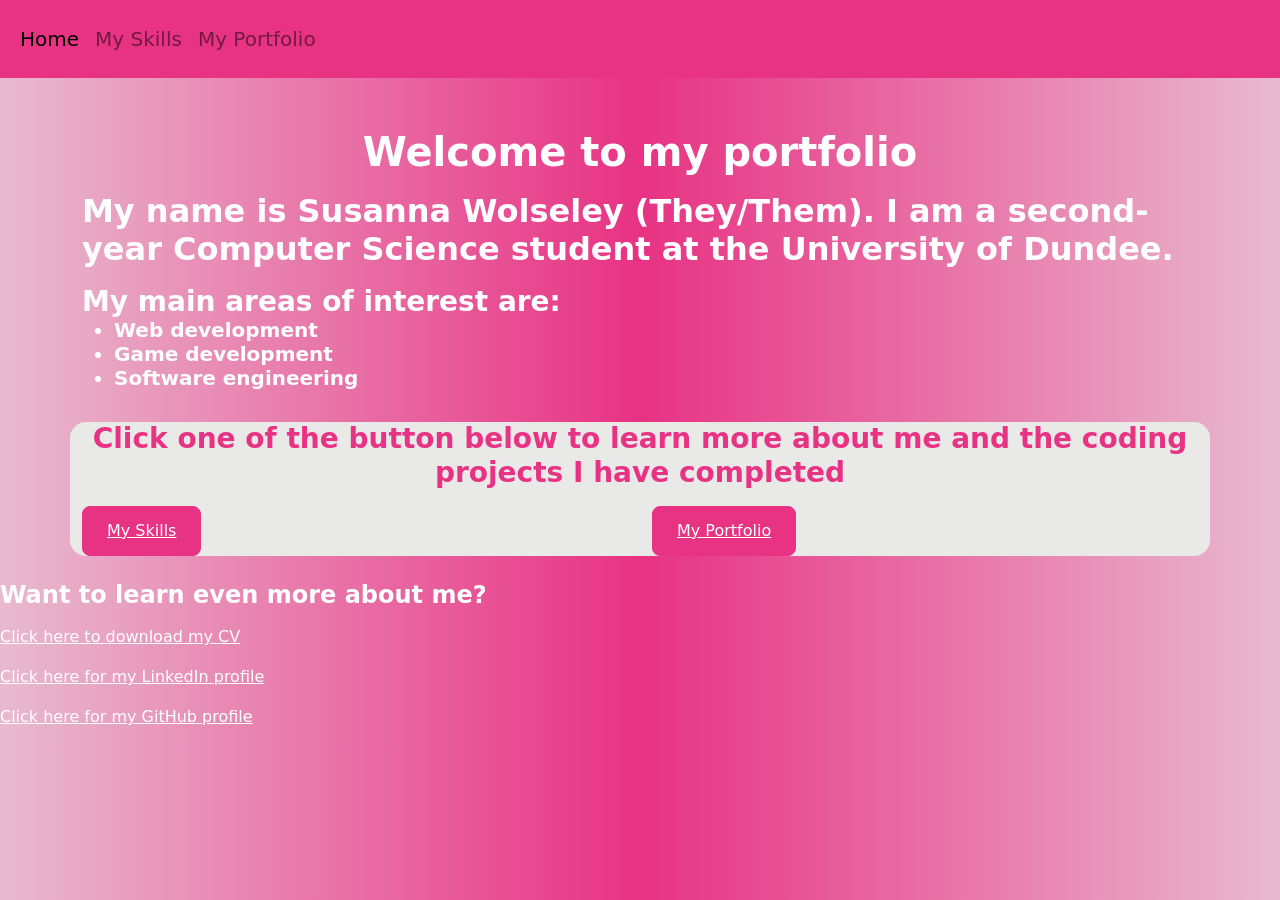
<file: index.html>
<!DOCTYPE html>
<html lang="en">

<head>
    <title>Home</title>
    <meta charset="UTF-8">
    <meta name="viewport" content="width=device-width, initial-scale=1">
    <link href="bootstrap.min.css" rel="stylesheet">
</head>

<body>
    <nav class="navbar navbar-expand-lg bg-primary">
        <div class="container-fluid">
            <button class="navbar-toggler" type="button" data-bs-toggle="collapse" data-bs-target="#navbarNav"
                aria-controls="navbarNav" aria-expanded="false" aria-label="Toggle navigation">
                <span class="navbar-toggler-icon"></span>
            </button>

            <div class="collapse navbar-collapse" id="navbarNav">
                <ul class="navbar-nav">
                    <li class="nav-item">
                        <a class="nav-link active" aria-current="page" href="index.html">Home</a>
                    </li>
                    <li class="nav-item">
                        <a class="nav-link" href="skills.html">My Skills</a>
                    </li>

                    <li class="nav-item">
                        <a class="nav-link" href="portfolio.html">My Portfolio</a>
                    </li>
                </ul>
            </div>
        </div>
    </nav>

    <main>
        <div class="container">
            <div class="row">
                <h1 class="text-center">Welcome to my portfolio</h1>
                <div class="row">
                <h2>My name is Susanna Wolseley (They/Them). I am a second-year
                    Computer Science student at the University of
                    Dundee.</h2>
                <h3>My main areas of interest are:
                <ul><li>Web development</li>
                    <li>Game development</li>
                    <li>Software engineering</li></ul>
                </div>
            </div>

            <div class="row rounded-4" style="background-color: #e9e9e8;">
                <h3 class="text-center text-primary">Click one of the button below to learn more about me and the coding projects I have completed</h3>

                <div class="col-6">
                    <button class="btn btn-primary"><a href="skills.html">My Skills</a></button>
                </div>

                <div class="col-6">
                    <button class="btn btn-primary"><a href="portfolio.html">My Portfolio</a></button>
                </div>
            </div>
        </div>
    </main>

    <footer>
        <div class="row" style="margin-top: 25px;">
            <h4>Want to learn even more about me?</h4>
            <a href="Susanna Wolseley- CV.docx" download><p class="text-right">Click here to download my CV</p></a>
            <a href="https://www.linkedin.com/in/susanna-wolseley-64b6b62b3/"><p class="text-right">Click here for my LinkedIn profile</p></a>
            <a href="https://github.com/SusieWolseley"><p class="text-right">Click here for my GitHub profile</p></a>
        </div>
    </footer>
    

    <script src="https://cdn.jsdelivr.net/npm/bootstrap@5.3.8/dist/js/bootstrap.bundle.min.js"
        integrity="sha384-FKyoEForCGlyvwx9Hj09JcYn3nv7wiPVlz7YYwJrWVcXK/BmnVDxM+D2scQbITxI"
        crossorigin="anonymous"></script>
</body>

</html>
</file>
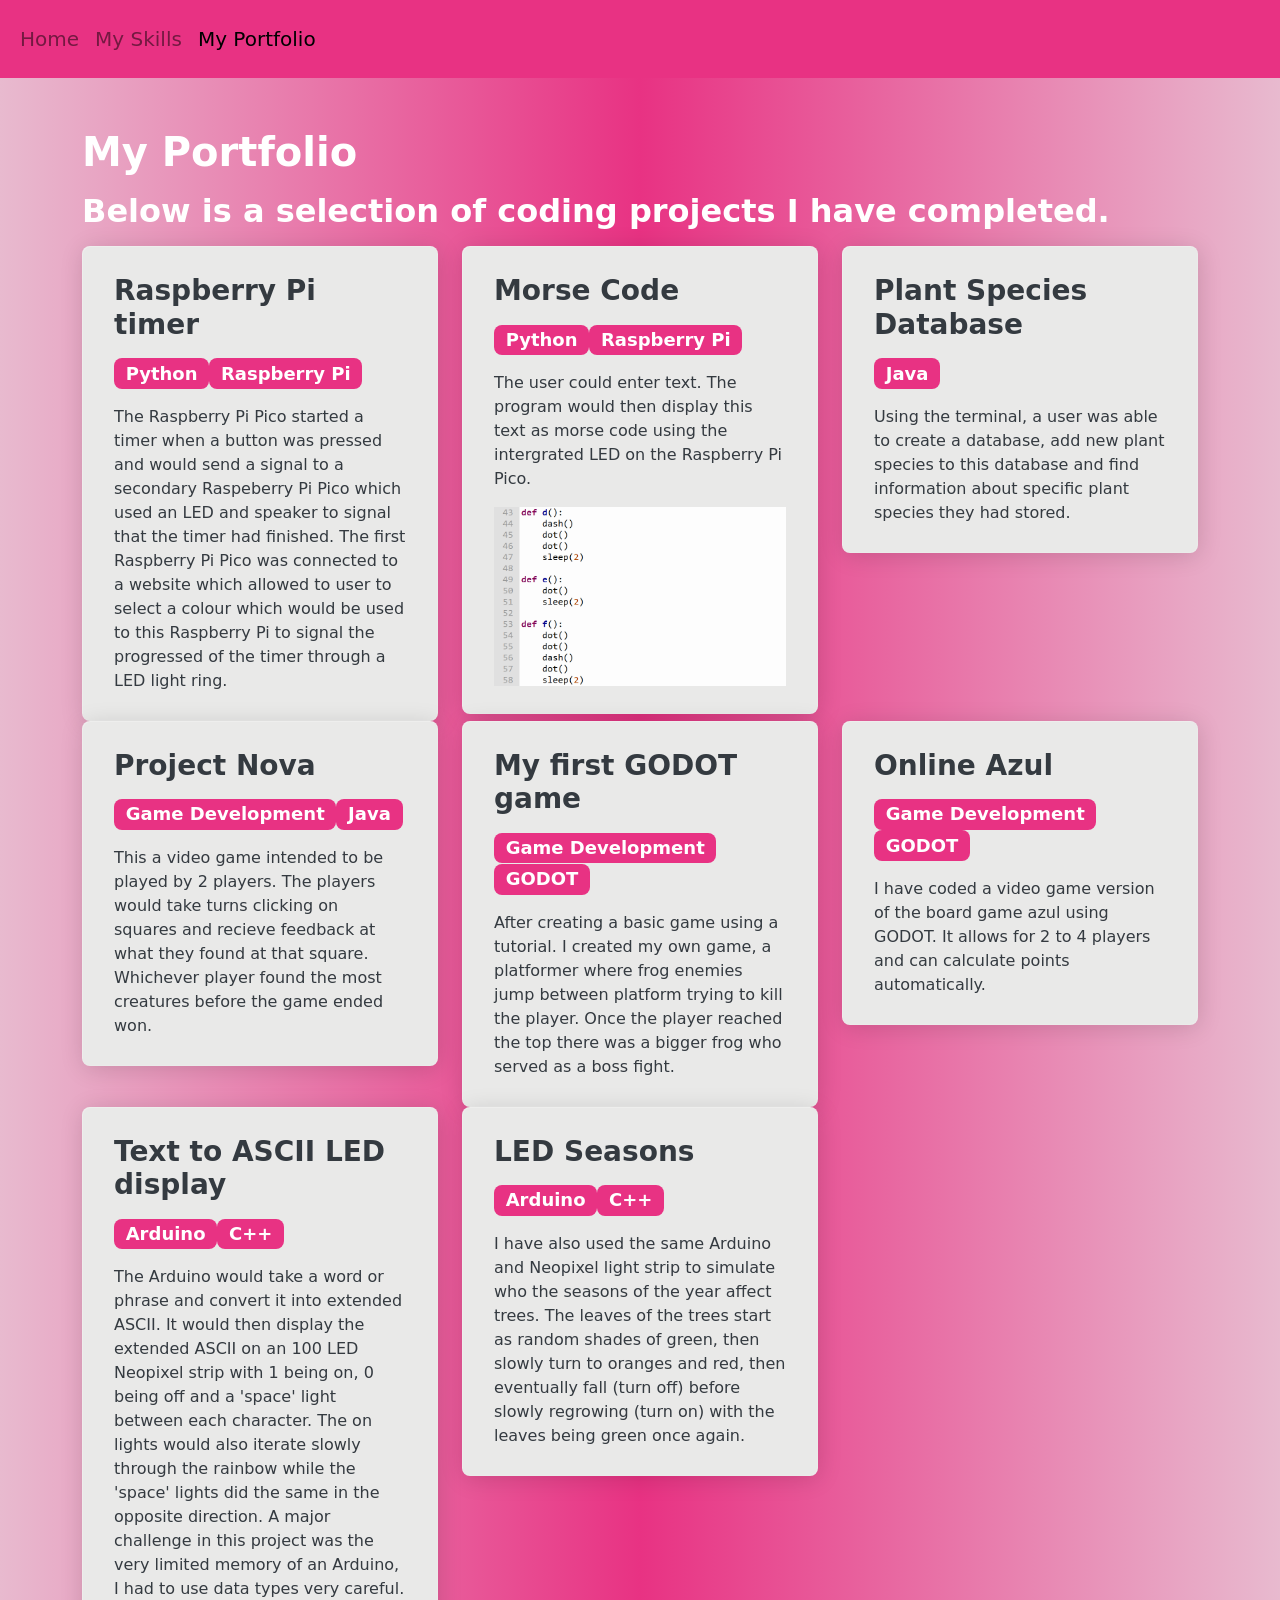
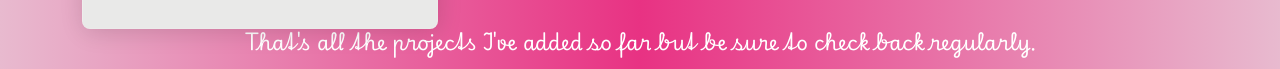
<file: portfolio.html>
<!DOCTYPE html>
<html lang="en">

<head>
    <title>Susie's Portfolio</title>
    <meta charset="UTF-8">
    <meta name="viewport" content="width=device-width, initial-scale=1">
    <link href="bootstrap.min.css" rel="stylesheet">

    <link rel="preconnect" href="https://fonts.googleapis.com">
    <link rel="preconnect" href="https://fonts.gstatic.com" crossorigin>
    <link href="https://fonts.googleapis.com/css2?family=Playwrite+AT:ital,wght@0,100..400;1,100..400&display=swap" rel="stylesheet">
</head>

<body>
    <nav class="navbar navbar-expand-lg bg-primary">
        <div class="container-fluid">
            <button class="navbar-toggler" type="button" data-bs-toggle="collapse" data-bs-target="#navbarNav"
                aria-controls="navbarNav" aria-expanded="false" aria-label="Toggle navigation">
                <span class="navbar-toggler-icon"></span>
            </button>

            <div class="collapse navbar-collapse" id="navbarNav">
                <ul class="navbar-nav">
                    <li class="nav-item">
                        <a class="nav-link" href="index.html">Home</a>
                    </li>
                    <li class="nav-item">
                        <a class="nav-link" href="skills.html">My Skills</a>
                    </li>

                    <li class="nav-item">
                        <a class="nav-link active" aria-current="page" href="portfolio.html">My Portfolio</a>
                    </li>
                </ul>
            </div>
        </div>
    </nav>

    <header>
        <div class="container">
            <div class="row">
                <h1>My Portfolio</h1>
                <h2>Below is a selection of coding projects I have completed.</h2>
            </div>
        </div>
    </header>

    <main>
        <div class="container">
            <div class="row">
                <div class="col-md-4 col-sd-12">
                    <div class="card bg-light">
                        <div class="card-body">
                            <h3 class="card-title">Raspberry Pi timer</h3>
                            <h4><span class="badge text-bg-primary">Python</span><span
                                    class="badge text-bg-primary">Raspberry Pi</span></h4>
                            <p class="card-text">The Raspberry Pi Pico started a timer when a button was pressed
                                and would send a signal to a secondary Raspeberry Pi Pico which used an LED and
                                speaker to signal that the timer had finished. The first Raspberry Pi Pico was
                                connected to a website which allowed to user to select a colour which would be
                                used to this Raspberry Pi to signal the progressed of the timer through a LED
                                light ring.</p>
                        </div>
                    </div>
                </div>

                <div class="col-md-4 col-sd-12">
                    <div class="card bg-light">
                        <div class="card-body">
                            <h3 class="card-title">Morse Code</h3>
                            <h4><span class="badge text-bg-primary">Python</span><span
                                    class="badge text-bg-primary">Raspberry Pi</span></h4>
                            <p class="card-text">The user could enter text. The program would then display this
                                text as morse code using the intergrated LED on the Raspberry Pi Pico.</p>
                            <img src="Morse_Code_Project.png"  width=100% alt="A section of a code file">
                        </div>
                    </div>
                </div>

                <div class="col-md-4 col-sd-12">
                    <div class="card bg-light">
                        <div class="card-body">
                            <h3 class="card-title">Plant Species Database</h3>
                            <h4><span class="badge text-bg-primary">Java</span></h4>
                            <p class="card-text">Using the terminal, a user was able to create a database, add
                                new plant species to this database and find information about specific plant
                                species they had stored.</p>
                        </div>
                    </div>
                </div>

                <div class="col-md-4 col-sd-12">
                    <div class="card bg-light">
                        <div class="card-body">
                            <h3 class="card-title">Project Nova</h3>
                            <h4><span class="badge text-bg-primary">Game Development</span><span class="badge text-bg-primary">Java</span></h4>
                            <p class="card-text">This a video game intended to be played by 2 players. The
                                players would take turns clicking on squares and recieve feedback at what they
                                found at that square. Whichever player found the most creatures before the game
                                ended won.</p>
                        </div>
                    </div>
                </div>

                <div class="col-md-4 col-sd-12">
                    <div class="card bg-light">
                        <div class="card-body">
                            <h3 class="card-title">My first GODOT game</h3>
                            <h4><span class="badge text-bg-primary">Game Development</span><span class="badge text-bg-primary">GODOT</span></h4>
                            <p class="card-text">After creating a basic game using a tutorial. I created my own game, a platformer where frog enemies jump between platform trying to kill the player. Once the player reached the top there was a bigger frog who served as a boss fight.</p>
                        </div>
                    </div>
                </div>

                <div class="col-md-4 col-sd-12">
                    <div class="card bg-light">
                        <div class="card-body">
                            <h3 class="card-title">Online Azul</h3>
                            <h4><span class="badge text-bg-primary">Game Development</span><span class="badge text-bg-primary">GODOT</span></h4>
                            <p class="card-text">I have coded a video game version of the board game azul using GODOT. It allows for 2 to 4 players and can calculate points automatically.</p>
                        </div>
                    </div>
                </div>

                <div class="col-md-4 col-sd-12">
                    <div class="card bg-light">
                        <div class="card-body">
                            <h3 class="card-title">Text to ASCII LED display</h3>
                            <h4><span class="badge text-bg-primary">Arduino</span><span class="badge text-bg-primary">C++</span></h4>
                            <p class="card-text">The Arduino would take a word or phrase and convert it into extended ASCII. It would then display the extended ASCII on an 100 LED Neopixel strip with 1 being on, 0 being off and a 'space' light between each character. The on lights would also iterate slowly through the rainbow while the 'space' lights did the same in the opposite direction. A major challenge in this project was the very limited memory of an Arduino, I had to use data types very careful.</p>
                        </div>
                    </div>
                </div>

                <div class="col-md-4 col-sd-12">
                    <div class="card bg-light">
                        <div class="card-body">
                            <h3 class="card-title">LED Seasons</h3>
                            <h4><span class="badge text-bg-primary">Arduino</span><span class="badge text-bg-primary">C++</span></h4>
                            <p class="card-text">I have also used the same Arduino and Neopixel light strip to simulate who the seasons of the year affect trees. The leaves of the trees start as random shades of green, then slowly turn to oranges and red, then eventually fall (turn off) before slowly regrowing (turn on) with the leaves being green once again.</p>
                        </div>
                    </div>
                </div>
            </div>
        </div>
    </main>

    <footer>
        <h5 style="font-family: Playwrite AT; text-align: center;">That's all the projects I've added so far but be sure to check back regularly.</h5>
    </footer>

    <script src="https://cdn.jsdelivr.net/npm/bootstrap@5.3.8/dist/js/bootstrap.bundle.min.js"
        integrity="sha384-FKyoEForCGlyvwx9Hj09JcYn3nv7wiPVlz7YYwJrWVcXK/BmnVDxM+D2scQbITxI"
        crossorigin="anonymous"></script>
</body>

</html>
</file>
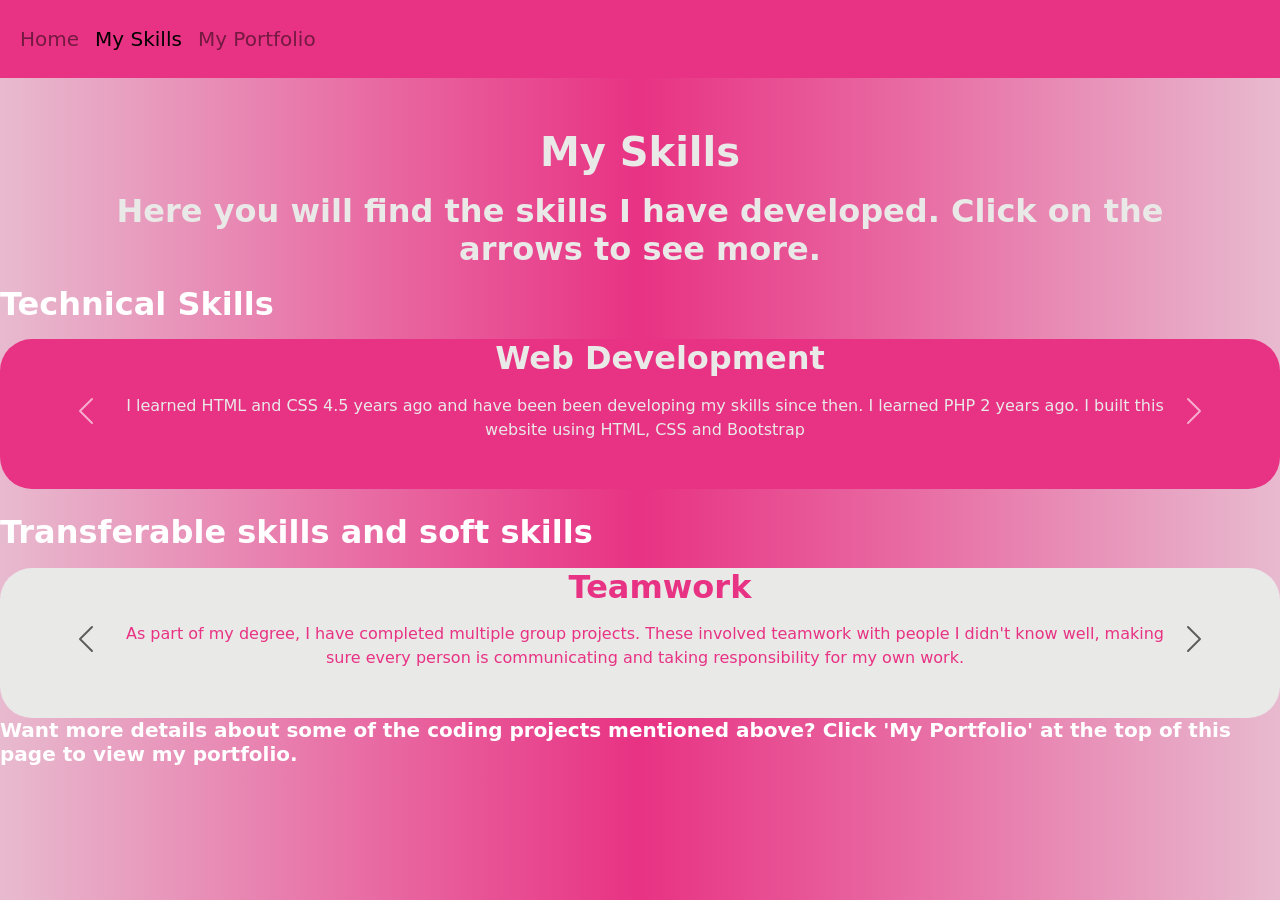
<file: skills.html>
<!DOCTYPE html>
<html lang="en">

<head>
    <title>Skills</title>
    <meta charset="UTF-8">
    <meta name="viewport" content="width=device-width, initial-scale=1">
    <link href="bootstrap.min.css" rel="stylesheet">
</head>

<body>
    <nav class="navbar navbar-expand-lg bg-primary">
        <div class="container-fluid">
            <button class="navbar-toggler" type="button" data-bs-toggle="collapse" data-bs-target="#navbarNav"
                aria-controls="navbarNav" aria-expanded="false" aria-label="Toggle navigation">
                <span class="navbar-toggler-icon"></span>
            </button>

            <div class="collapse navbar-collapse" id="navbarNav">
                <ul class="navbar-nav">
                    <li class="nav-item">
                        <a class="nav-link" href="index.html">Home</a>
                    </li>
                    <li class="nav-item">
                        <a class="nav-link active" aria-current="page" href="skills.html">My Skills</a>
                    </li>

                    <li class="nav-item">
                        <a class="nav-link" href="portfolio.html">My Portfolio</a>
                    </li>
                </ul>
            </div>
        </div>
    </nav>

    <div class="container">
        <header class="text-light" style="text-align: center">
            <h1>My Skills</h1>
            <h2>Here you will find the skills I have developed. Click on the arrows to see more.</h2>
        </header>
    </div>

    <main>
        <div class="row">
            <h2>Technical Skills</h2>
            
            <div id="carousel-t" class="carousel slide">
                <div class="carousel-inner rounded-5 bg-primary text-light" style="height: 150px">
                    <div class="carousel-item active" style="margin-left: 20px;">
                        <h2 style="text-align: center;">Web Development</h2>
                        <p style="text-align: center; margin-left: 100px; margin-right: 130px;">I learned HTML and CSS 4.5 years ago and have been been developing my skills since then. I learned PHP 2 years ago. I built this website using HTML, CSS and Bootstrap</p>
                    </div>
                    <div class="carousel-item" style="margin-left: 20px;">
                        <h2 style="text-align: center;">Python</h2>
                        <p style="text-align: center; margin-left: 100px; margin-right: 130px;">I have 5 years of experience in python. I have used it for a variety of projects such as Advent of Code and creating code to run on Raspberry Pis.</p>
                    </div>
                    <div class="carousel-item" style="margin-left: 20px;">
                        <h2 style="text-align: center;">Java</h2>
                        <p style="text-align: center; margin-left: 100px; margin-right: 130px;">I was taught Java at the start of my first year of university and have since completed 2 modules in Java, achieving an A in both</p>
                    </div>
                    <div class="carousel-item" style="margin-left: 20px;">
                        <h2 style="text-align: center;">C and C++</h2>
                        <p style="text-align: center; margin-left: 100px; margin-right: 130px;">I am currently learning C and C++ in one of my modules. Attending lectures, lab practical and completing courseworks.</p>
                    </div>
                </div>

                <div>
                    <button class="carousel-control-prev" type="button" data-bs-target="#carousel-t" data-bs-slide="prev">
                        <span class="carousel-control-prev-icon " aria-hidden="true"></span>
                        <span class="visually-hidden">Previous</span>
                    </button>
                    <button class="carousel-control-next" type="button" data-bs-target="#carousel-t" data-bs-slide="next">
                        <span class="carousel-control-next-icon" aria-hidden="true"></span>
                        <span class="visually-hidden">Next</span>
                    </button>
                </div>
            </div>
        </div>

        <br>

        <div class="row">
            <h2>Transferable skills and soft skills</h2>

            <div id="carousel-s" class="carousel carousel-dark slide">
                <div class="carousel-inner rounded-5 bg-light text-primary" style="height: 150px">
                    <div class="carousel-item active" style="margin-left: 20px;">
                        <h2 style="text-align: center;">Teamwork</h2>
                        <p style="text-align: center; margin-left: 100px; margin-right: 130px;">As part of my degree, I have completed multiple group projects. These involved teamwork with people I didn't know well, making sure every person is communicating and taking responsibility for my own work.</p>
                    </div>
                    <div class="carousel-item" style="margin-left: 20px;">
                        <h2 style="text-align: center;">Strong problem solving skills</h2>
                        <p style="text-align: center; margin-left: 100px; margin-right: 130px;">Aside from being a major part of why I love Computer Science, my enjoyment of problem solving has led me to play DnD. This has allowed me to develop these skills through coming up with solutions to the different obstacles we have to face while operating within the constraints of the world and our character's abilities.</p>
                    </div>
                    <div class="carousel-item" style="margin-left: 20px;">
                        <h2 style="text-align: center;">Proactive approach to learning</h2>
                        <p style="text-align: center; margin-left: 100px; margin-right: 130px;">I have spent over a year learning archery at my university's club. I have enjoyed working out how to improve my techniques by observing my current practices and working out how I can improve them, as well as asking for advice from more senior archers when I'm not sure where I'm going wrong. This has led to me to representing my university in an archery competition.</p>
                    </div>
                    <div class="carousel-item" style="margin-left: 20px;">
                        <h2 style="text-align: center;">Collaboration</h2> 
                        <p style="text-align: center; margin-left: 100px; margin-right: 130px;">I studied National 5 and Higher Religious, Moral and Philosophical Studies while in Secondary School. This allowed me to gain a greater appreciation of how beliefs and views can differ. It also taught me how to communicate my own opinions on topics in a clear and respectful manner.</p>
                    </div>
                </div>
                <div>
                    <button class="carousel-control-prev" type="button" data-bs-target="#carousel-s" data-bs-slide="prev">
                        <span class="carousel-control-prev-icon" aria-hidden="true"></span>
                        <span class="visually-hidden">Previous</span>
                    </button>
                    <button class="carousel-control-next" type="button" data-bs-target="#carousel-s" data-bs-slide="next">
                        <span class="carousel-control-next-icon" aria-hidden="true" ></span>
                        <span class="visually-hidden">Next</span>
                    </button>
                </div>
            </div>
        </div>
    </main>

    <footer>
        <h5>Want more details about some of the coding projects mentioned above? Click 'My Portfolio' at the top of
            this page to view my portfolio.</h5>
    </footer>
    
    <script src="https://cdn.jsdelivr.net/npm/bootstrap@5.3.8/dist/js/bootstrap.bundle.min.js"
        integrity="sha384-FKyoEForCGlyvwx9Hj09JcYn3nv7wiPVlz7YYwJrWVcXK/BmnVDxM+D2scQbITxI"
        crossorigin="anonymous"></script>
</body>

</html>
</file>
